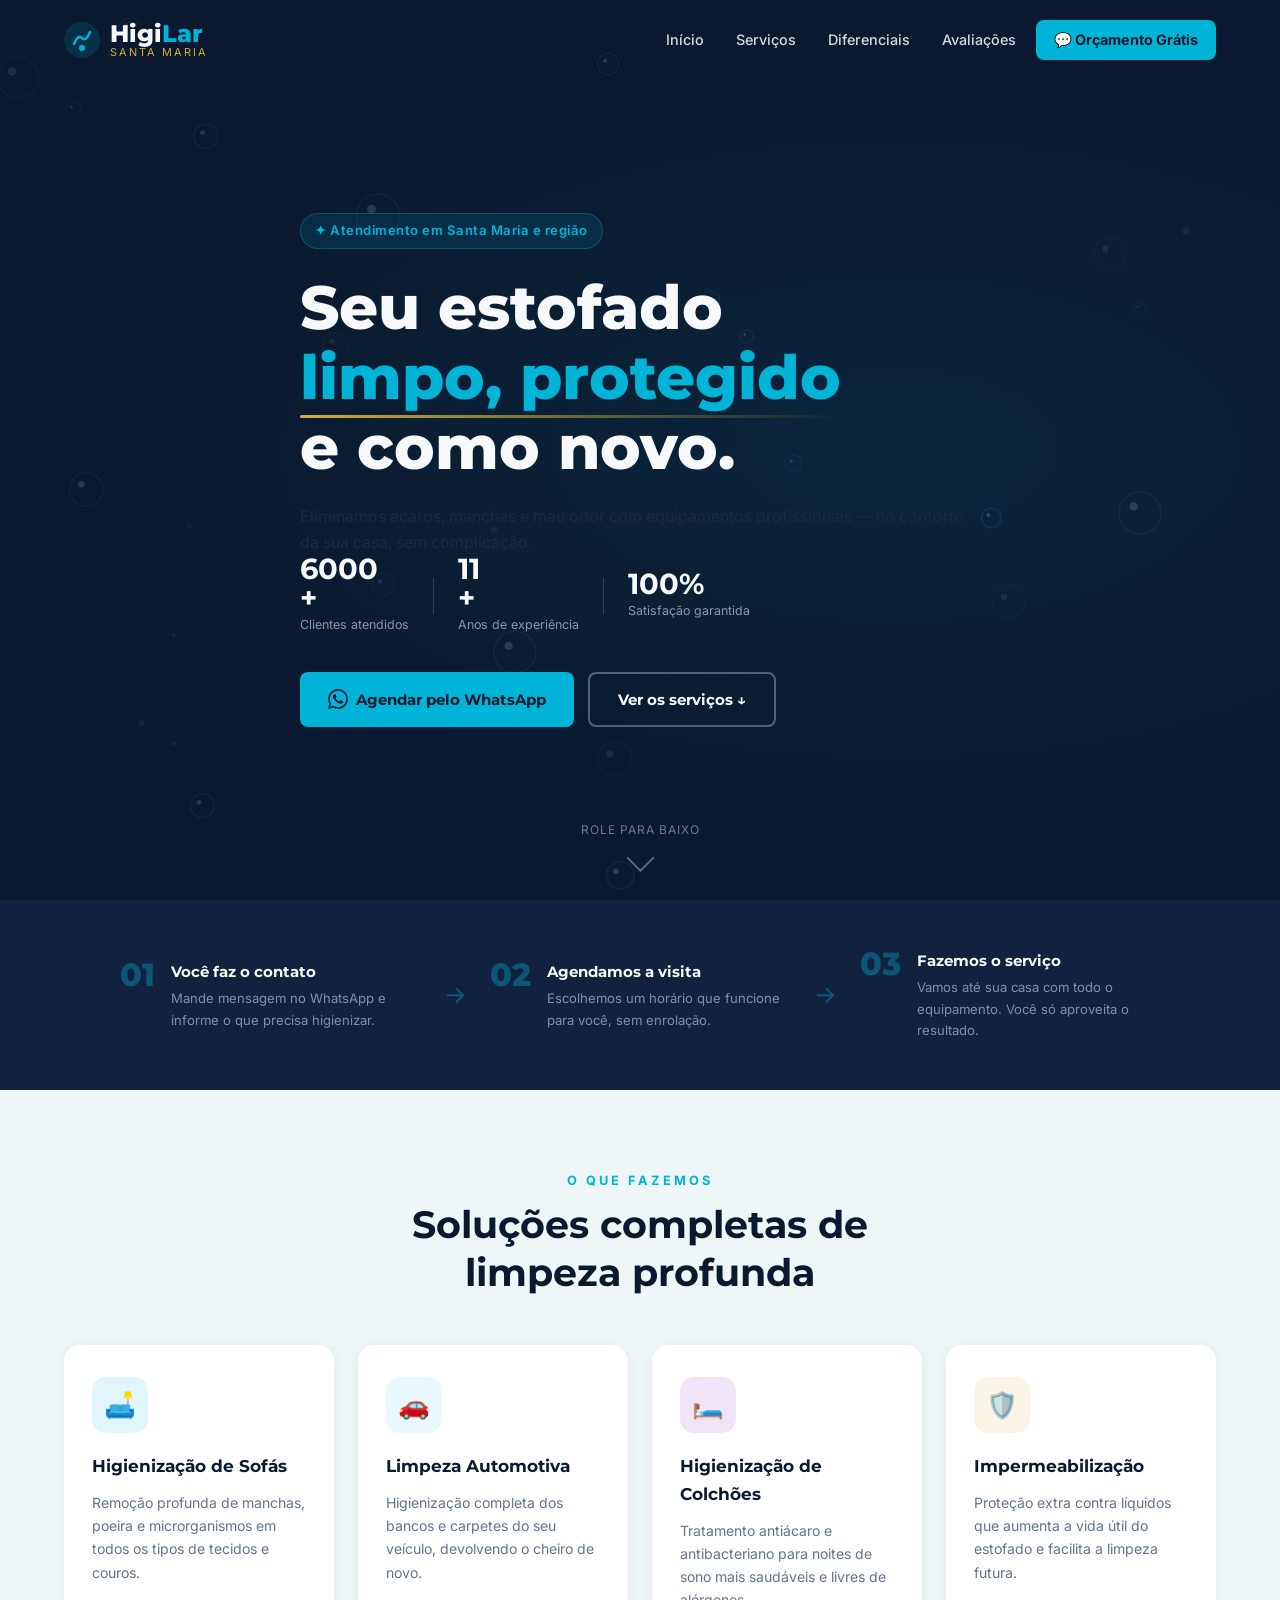
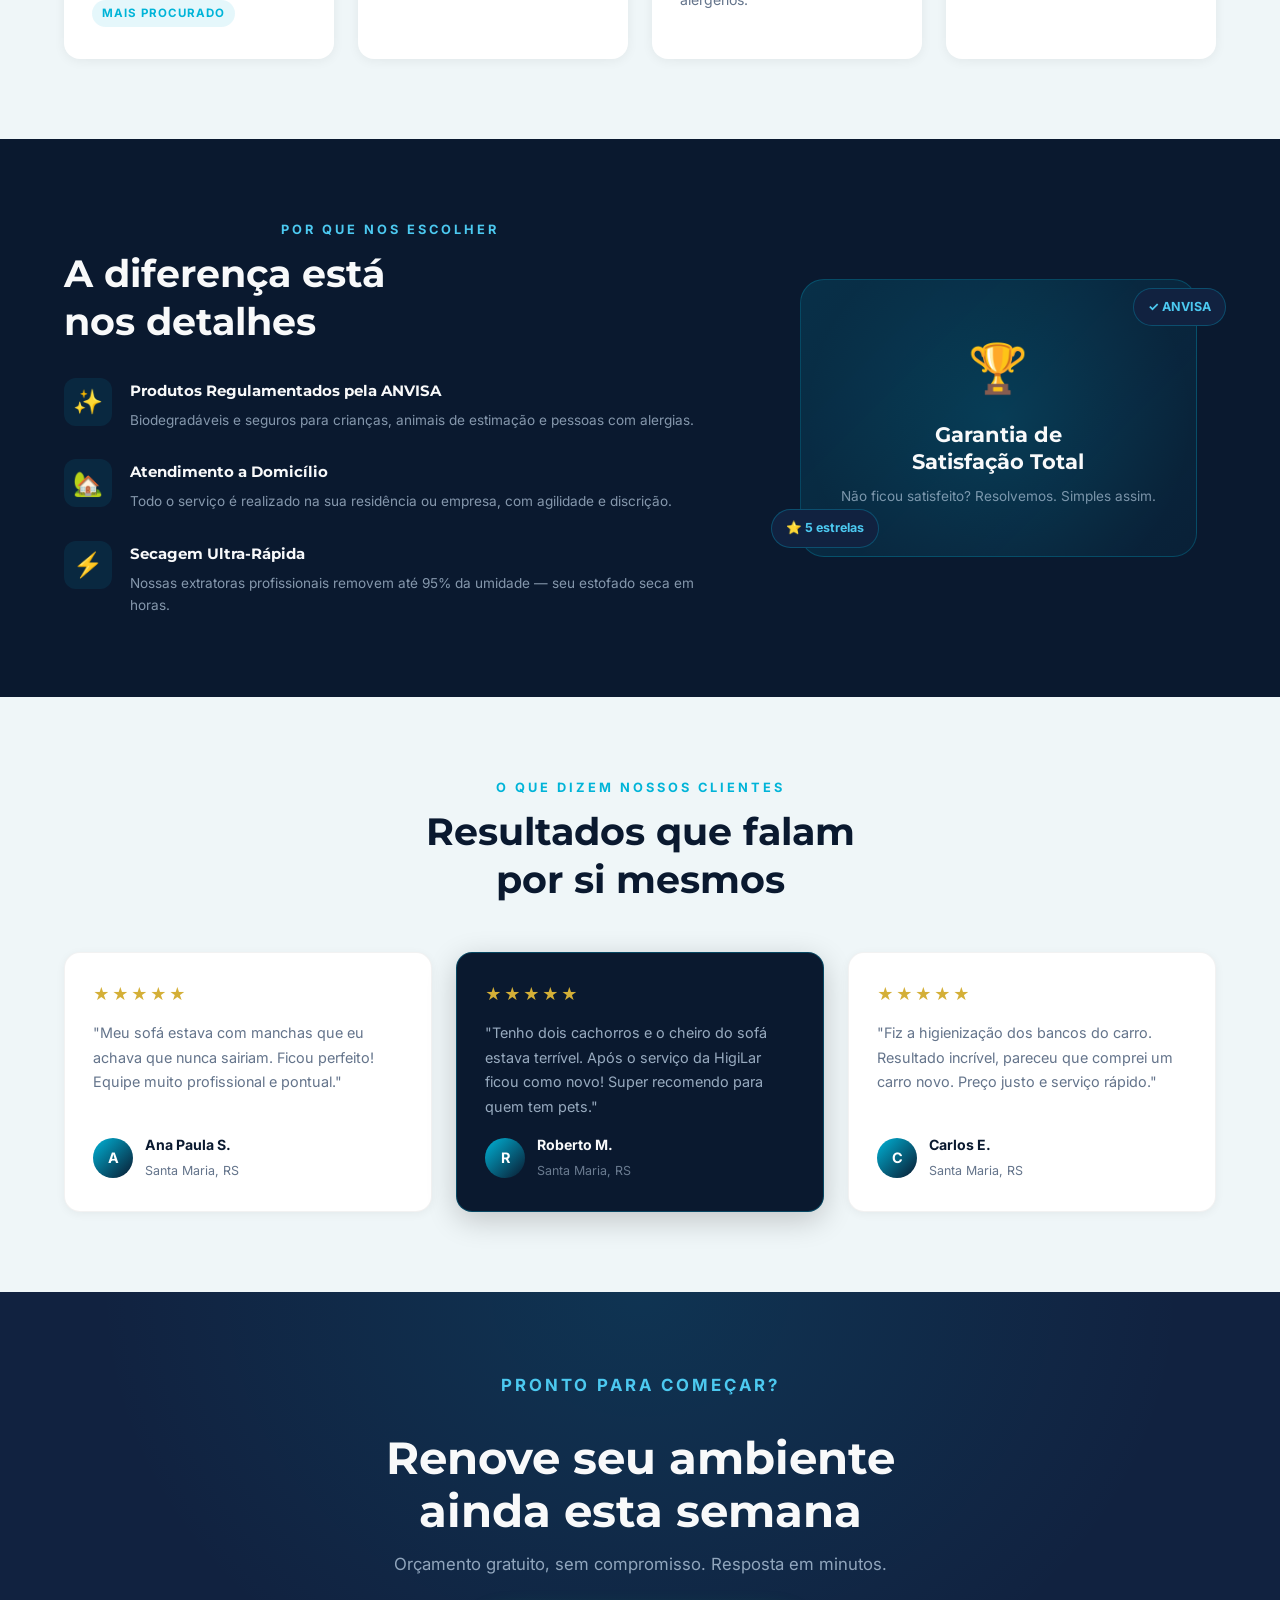
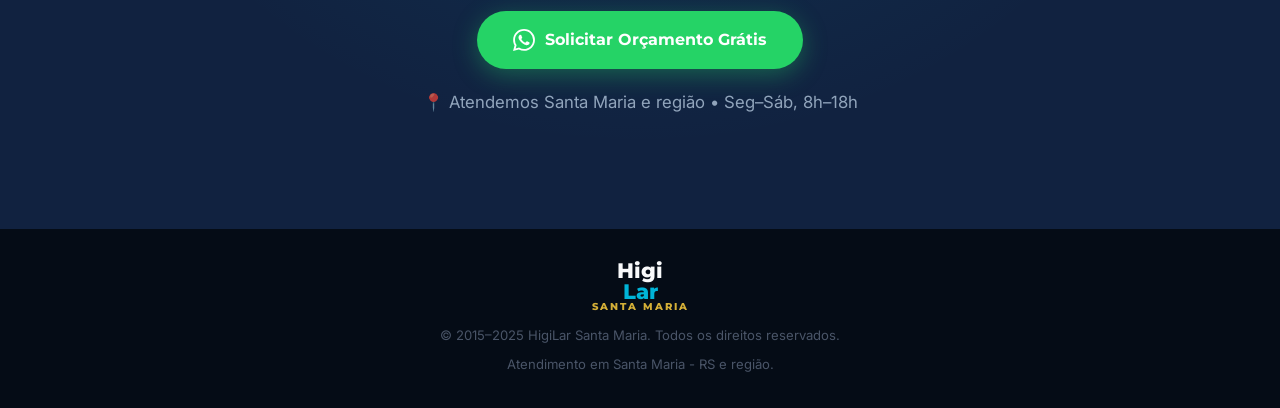
<file: index.html>
<!DOCTYPE html>
<html lang="pt-BR">
<head>
    <meta charset="UTF-8">
    <meta name="viewport" content="width=device-width, initial-scale=1.0">
    <title>HigiLar Santa Maria | Higienização de Estofados</title>
    <link rel="stylesheet" href="style.css">
    <link rel="preconnect" href="https://fonts.googleapis.com">
    <link rel="preconnect" href="https://fonts.gstatic.com" crossorigin>
    <link href="https://fonts.googleapis.com/css2?family=Montserrat:wght@400;600;700;800&family=Inter:wght@400;500;600&display=swap" rel="stylesheet">
</head>
<body>

    <!-- NAVBAR -->
    <header class="navbar" id="navbar">
        <div class="container nav-container">
            <a href="#inicio" class="logo">
                <div class="logo-mark">
                    <svg width="36" height="36" viewBox="0 0 36 36" fill="none">
                        <circle cx="18" cy="18" r="18" fill="#00B4D8" opacity="0.15"/>
                        <path d="M10 22 Q14 12 18 16 Q22 20 26 10" stroke="#00B4D8" stroke-width="2.5" stroke-linecap="round" fill="none"/>
                        <circle cx="18" cy="26" r="3" fill="#00B4D8"/>
                    </svg>
                </div>
                <div class="logo-text">
                    <span class="logo-name"><span class="logo-higi">Higi</span><span class="logo-lar">Lar</span></span>
                    <small>Santa Maria</small>
                </div>
            </a>
            <nav class="nav-menu" id="navMenu">
                <a href="#inicio">Início</a>
                <a href="#servicos">Serviços</a>
                <a href="#beneficios">Diferenciais</a>
                <a href="#depoimentos">Avaliações</a>
                <a href="https://wa.me/5555981187413?text=Olá,%20gostaria%20de%20um%20orçamento%20para%20higienização." target="_blank" class="btn-nav">💬 Orçamento Grátis</a>
            </nav>
            <button class="hamburger" id="hamburger" aria-label="Menu">
                <span></span><span></span><span></span>
            </button>
        </div>
    </header>

    <!-- HERO -->
    <section id="inicio" class="hero">
        <canvas id="heroCanvas"></canvas>
        <div class="hero-overlay"></div>
        <div class="container hero-content">
            <div class="hero-badge">✦ Atendimento em Santa Maria e região</div>
            <h1>Seu estofado<br><span class="highlight">limpo, protegido</span><br>e como novo.</h1>
            <p>Eliminamos ácaros, manchas e mau odor com equipamentos profissionais — no conforto da sua casa, sem complicação.</p>
            <div class="hero-stats">
                <div class="stat">
                    <strong class="counter" data-target="6000">0</strong><strong>+</strong>
                    <span>Clientes atendidos</span>
                </div>
                <div class="stat-divider"></div>
                <div class="stat">
                    <strong class="counter" data-target="11">0</strong><strong>+</strong>
                    <span>Anos de experiência</span>
                </div>
                <div class="stat-divider"></div>
                <div class="stat">
                    <strong>100%</strong>
                    <span>Satisfação garantida</span>
                </div>
            </div>
            <div class="hero-buttons">
                <a href="https://wa.me/5555981187413?text=Olá,%20gostaria%20de%20um%20orçamento%20para%20higienização." target="_blank" class="btn btn-primary">
                    <svg width="20" height="20" viewBox="0 0 24 24" fill="currentColor"><path d="M17.472 14.382c-.297-.149-1.758-.867-2.03-.967-.273-.099-.471-.148-.67.15-.197.297-.767.966-.94 1.164-.173.199-.347.223-.644.075-.297-.15-1.255-.463-2.39-1.475-.883-.788-1.48-1.761-1.653-2.059-.173-.297-.018-.458.13-.606.134-.133.298-.347.446-.52.149-.174.198-.298.298-.497.099-.198.05-.371-.025-.52-.075-.149-.669-1.612-.916-2.207-.242-.579-.487-.5-.669-.51-.173-.008-.371-.01-.57-.01-.198 0-.52.074-.792.372-.272.297-1.04 1.016-1.04 2.479 0 1.462 1.065 2.875 1.213 3.074.149.198 2.096 3.2 5.077 4.487.709.306 1.262.489 1.694.625.712.227 1.36.195 1.871.118.571-.085 1.758-.719 2.006-1.413.248-.694.248-1.289.173-1.413-.074-.124-.272-.198-.57-.347m-5.421 7.403h-.004a9.87 9.87 0 01-5.031-1.378l-.361-.214-3.741.982.998-3.648-.235-.374a9.86 9.86 0 01-1.51-5.26c.001-5.45 4.436-9.884 9.888-9.884 2.64 0 5.122 1.03 6.988 2.898a9.825 9.825 0 012.893 6.994c-.003 5.45-4.437 9.884-9.885 9.884m8.413-18.297A11.815 11.815 0 0012.05 0C5.495 0 .16 5.335.157 11.892c0 2.096.547 4.142 1.588 5.945L.057 24l6.305-1.654a11.882 11.882 0 005.683 1.448h.005c6.554 0 11.89-5.335 11.893-11.893a11.821 11.821 0 00-3.48-8.413Z"/></svg>
                    Agendar pelo WhatsApp
                </a>
                <a href="#servicos" class="btn btn-ghost">Ver os serviços ↓</a>
            </div>
        </div>
        <div class="hero-scroll-hint">
            <span>Role para baixo</span>
            <div class="scroll-arrow"></div>
        </div>
    </section>

    <!-- PROCESSO -->
    <section class="process">
        <div class="container process-container">
            <div class="process-step">
                <div class="process-number">01</div>
                <div>
                    <h4>Você faz o contato</h4>
                    <p>Mande mensagem no WhatsApp e informe o que precisa higienizar.</p>
                </div>
            </div>
            <div class="process-arrow">→</div>
            <div class="process-step">
                <div class="process-number">02</div>
                <div>
                    <h4>Agendamos a visita</h4>
                    <p>Escolhemos um horário que funcione para você, sem enrolação.</p>
                </div>
            </div>
            <div class="process-arrow">→</div>
            <div class="process-step">
                <div class="process-number">03</div>
                <div>
                    <h4>Fazemos o serviço</h4>
                    <p>Vamos até sua casa com todo o equipamento. Você só aproveita o resultado.</p>
                </div>
            </div>
        </div>
    </section>

    <!-- SERVIÇOS -->
    <section id="servicos" class="services">
        <div class="container">
            <p class="section-eyebrow">O que fazemos</p>
            <h2 class="section-title">Soluções completas de<br>limpeza profunda</h2>
            <div class="services-grid">
                <div class="service-card">
                    <div class="service-visual">
                        <div class="service-icon-wrap" style="--card-color: #00B4D8;">🛋️</div>
                    </div>
                    <h3>Higienização de Sofás</h3>
                    <p>Remoção profunda de manchas, poeira e microrganismos em todos os tipos de tecidos e couros.</p>
                    <span class="service-tag">Mais procurado</span>
                </div>
                <div class="service-card">
                    <div class="service-visual">
                        <div class="service-icon-wrap" style="--card-color: #4CC9F0;">🚗</div>
                    </div>
                    <h3>Limpeza Automotiva</h3>
                    <p>Higienização completa dos bancos e carpetes do seu veículo, devolvendo o cheiro de novo.</p>
                </div>
                <div class="service-card">
                    <div class="service-visual">
                        <div class="service-icon-wrap" style="--card-color: #7B2FBE;">🛏️</div>
                    </div>
                    <h3>Higienização de Colchões</h3>
                    <p>Tratamento antiácaro e antibacteriano para noites de sono mais saudáveis e livres de alérgenos.</p>
                </div>
                <div class="service-card">
                    <div class="service-visual">
                        <div class="service-icon-wrap" style="--card-color: #D4AF37;">🛡️</div>
                    </div>
                    <h3>Impermeabilização</h3>
                    <p>Proteção extra contra líquidos que aumenta a vida útil do estofado e facilita a limpeza futura.</p>
                </div>
            </div>
        </div>
    </section>

    <!-- BENEFÍCIOS -->
    <section id="beneficios" class="benefits">
        <div class="container benefits-wrapper">
            <div class="benefits-text">
                <p class="section-eyebrow light">Por que nos escolher</p>
                <h2 class="section-title text-left light">A diferença está<br>nos detalhes</h2>
                <div class="benefits-list">
                    <div class="benefit-item">
                        <div class="benefit-icon">✨</div>
                        <div>
                            <h4>Produtos Regulamentados pela ANVISA</h4>
                            <p>Biodegradáveis e seguros para crianças, animais de estimação e pessoas com alergias.</p>
                        </div>
                    </div>
                    <div class="benefit-item">
                        <div class="benefit-icon">🏡</div>
                        <div>
                            <h4>Atendimento a Domicílio</h4>
                            <p>Todo o serviço é realizado na sua residência ou empresa, com agilidade e discrição.</p>
                        </div>
                    </div>
                    <div class="benefit-item">
                        <div class="benefit-icon">⚡</div>
                        <div>
                            <h4>Secagem Ultra-Rápida</h4>
                            <p>Nossas extratoras profissionais removem até 95% da umidade — seu estofado seca em horas.</p>
                        </div>
                    </div>
                </div>
            </div>
            <div class="benefits-visual">
                <div class="visual-card">
                    <div class="visual-card-inner">
                        <div class="visual-icon">🏆</div>
                        <strong>Garantia de<br>Satisfação Total</strong>
                        <p>Não ficou satisfeito? Resolvemos. Simples assim.</p>
                    </div>
                    <div class="visual-card-glow"></div>
                </div>
                <div class="floating-badge badge-1">✓ ANVISA</div>
                <div class="floating-badge badge-2">⭐ 5 estrelas</div>
            </div>
        </div>
    </section>

    <!-- DEPOIMENTOS -->
    <section id="depoimentos" class="testimonials">
        <div class="container">
            <p class="section-eyebrow">O que dizem nossos clientes</p>
            <h2 class="section-title">Resultados que falam<br>por si mesmos</h2>
            <div class="testimonials-grid">
                <div class="testimonial-card">
                    <div class="stars">★★★★★</div>
                    <p>"Meu sofá estava com manchas que eu achava que nunca sairiam. Ficou perfeito! Equipe muito profissional e pontual."</p>
                    <div class="testimonial-author">
                        <div class="author-avatar">A</div>
                        <div>
                            <strong>Ana Paula S.</strong>
                            <span>Santa Maria, RS</span>
                        </div>
                    </div>
                </div>
                <div class="testimonial-card featured">
                    <div class="stars">★★★★★</div>
                    <p>"Tenho dois cachorros e o cheiro do sofá estava terrível. Após o serviço da HigiLar ficou como novo! Super recomendo para quem tem pets."</p>
                    <div class="testimonial-author">
                        <div class="author-avatar">R</div>
                        <div>
                            <strong>Roberto M.</strong>
                            <span>Santa Maria, RS</span>
                        </div>
                    </div>
                </div>
                <div class="testimonial-card">
                    <div class="stars">★★★★★</div>
                    <p>"Fiz a higienização dos bancos do carro. Resultado incrível, pareceu que comprei um carro novo. Preço justo e serviço rápido."</p>
                    <div class="testimonial-author">
                        <div class="author-avatar">C</div>
                        <div>
                            <strong>Carlos E.</strong>
                            <span>Santa Maria, RS</span>
                        </div>
                    </div>
                </div>
            </div>
        </div>
    </section>

    <!-- CTA FINAL -->
    <section id="contato" class="cta">
        <div class="cta-bg-pattern"></div>
        <div class="container cta-content">
            <p class="section-eyebrow light">Pronto para começar?</p>
            <h2>Renove seu ambiente<br>ainda esta semana</h2>
            <p>Orçamento gratuito, sem compromisso. Resposta em minutos.</p>
            <a href="https://wa.me/5555981187413?text=Olá,%20gostaria%20de%20um%20orçamento%20para%20higienização." target="_blank" class="btn btn-whatsapp">
                <svg width="22" height="22" viewBox="0 0 24 24" fill="currentColor"><path d="M17.472 14.382c-.297-.149-1.758-.867-2.03-.967-.273-.099-.471-.148-.67.15-.197.297-.767.966-.94 1.164-.173.199-.347.223-.644.075-.297-.15-1.255-.463-2.39-1.475-.883-.788-1.48-1.761-1.653-2.059-.173-.297-.018-.458.13-.606.134-.133.298-.347.446-.52.149-.174.198-.298.298-.497.099-.198.05-.371-.025-.52-.075-.149-.669-1.612-.916-2.207-.242-.579-.487-.5-.669-.51-.173-.008-.371-.01-.57-.01-.198 0-.52.074-.792.372-.272.297-1.04 1.016-1.04 2.479 0 1.462 1.065 2.875 1.213 3.074.149.198 2.096 3.2 5.077 4.487.709.306 1.262.489 1.694.625.712.227 1.36.195 1.871.118.571-.085 1.758-.719 2.006-1.413.248-.694.248-1.289.173-1.413-.074-.124-.272-.198-.57-.347m-5.421 7.403h-.004a9.87 9.87 0 01-5.031-1.378l-.361-.214-3.741.982.998-3.648-.235-.374a9.86 9.86 0 01-1.51-5.26c.001-5.45 4.436-9.884 9.888-9.884 2.64 0 5.122 1.03 6.988 2.898a9.825 9.825 0 012.893 6.994c-.003 5.45-4.437 9.884-9.885 9.884m8.413-18.297A11.815 11.815 0 0012.05 0C5.495 0 .16 5.335.157 11.892c0 2.096.547 4.142 1.588 5.945L.057 24l6.305-1.654a11.882 11.882 0 005.683 1.448h.005c6.554 0 11.89-5.335 11.893-11.893a11.821 11.821 0 00-3.48-8.413Z"/></svg>
                Solicitar Orçamento Grátis
            </a>
            <p class="cta-note">📍 Atendemos Santa Maria e região • Seg–Sáb, 8h–18h</p>
        </div>
    </section>

    <!-- FOOTER -->
    <footer class="footer">
        <div class="container footer-content">
            <div class="footer-logo">
                <span class="logo-higi">Higi</span><span class="logo-lar">Lar</span>
                <small>Santa Maria</small>
            </div>
            <p>&copy; 2015–2025 HigiLar Santa Maria. Todos os direitos reservados.</p>
            <p>Atendimento em Santa Maria - RS e região.</p>
        </div>
    </footer>

    <script>
    // Navbar scroll effect
    const navbar = document.getElementById('navbar');
    window.addEventListener('scroll', () => {
        navbar.classList.toggle('scrolled', window.scrollY > 50);
    });

    // Hamburger menu
    const hamburger = document.getElementById('hamburger');
    const navMenu = document.getElementById('navMenu');
    hamburger.addEventListener('click', () => {
        hamburger.classList.toggle('active');
        navMenu.classList.toggle('open');
    });
    navMenu.querySelectorAll('a').forEach(link => {
        link.addEventListener('click', () => {
            hamburger.classList.remove('active');
            navMenu.classList.remove('open');
        });
    });

    // Animated counters
    const counters = document.querySelectorAll('.counter');
    const observer = new IntersectionObserver((entries) => {
        entries.forEach(entry => {
            if (entry.isIntersecting) {
                const el = entry.target;
                const target = +el.dataset.target;
                let count = 0;
                const step = target / 60;
                const timer = setInterval(() => {
                    count = Math.min(count + step, target);
                    el.textContent = Math.floor(count);
                    if (count >= target) clearInterval(timer);
                }, 25);
                observer.unobserve(el);
            }
        });
    }, { threshold: 0.5 });
    counters.forEach(c => observer.observe(c));

    // Bubble canvas animation
    const canvas = document.getElementById('heroCanvas');
    const ctx = canvas.getContext('2d');
    let bubbles = [];

    function resize() {
        canvas.width = canvas.offsetWidth;
        canvas.height = canvas.offsetHeight;
    }

    function createBubble() {
        return {
            x: Math.random() * canvas.width,
            y: canvas.height + 20,
            r: Math.random() * 18 + 4,
            speed: Math.random() * 0.6 + 0.2,
            opacity: Math.random() * 0.15 + 0.04,
            wobble: Math.random() * Math.PI * 2,
            wobbleSpeed: (Math.random() - 0.5) * 0.03
        };
    }

    function initBubbles() {
        bubbles = [];
        for (let i = 0; i < 28; i++) {
            const b = createBubble();
            b.y = Math.random() * canvas.height;
            bubbles.push(b);
        }
    }

    function animateBubbles() {
        ctx.clearRect(0, 0, canvas.width, canvas.height);
        bubbles.forEach((b, i) => {
            b.y -= b.speed;
            b.wobble += b.wobbleSpeed;
            b.x += Math.sin(b.wobble) * 0.5;
            ctx.beginPath();
            ctx.arc(b.x, b.y, b.r, 0, Math.PI * 2);
            ctx.strokeStyle = `rgba(0, 180, 216, ${b.opacity})`;
            ctx.lineWidth = 1.5;
            ctx.stroke();
            // Shine
            ctx.beginPath();
            ctx.arc(b.x - b.r * 0.3, b.y - b.r * 0.3, b.r * 0.2, 0, Math.PI * 2);
            ctx.fillStyle = `rgba(255,255,255,${b.opacity * 1.5})`;
            ctx.fill();
            if (b.y < -20) bubbles[i] = createBubble();
        });
        requestAnimationFrame(animateBubbles);
    }

    resize();
    initBubbles();
    animateBubbles();
    window.addEventListener('resize', () => { resize(); initBubbles(); });

    // Scroll reveal
    const revealEls = document.querySelectorAll('.service-card, .benefit-item, .testimonial-card, .process-step');
    const revealObserver = new IntersectionObserver((entries) => {
        entries.forEach(entry => {
            if (entry.isIntersecting) {
                entry.target.classList.add('revealed');
                revealObserver.unobserve(entry.target);
            }
        });
    }, { threshold: 0.15 });
    revealEls.forEach(el => { el.classList.add('will-reveal'); revealObserver.observe(el); });
    </script>
</body>
</html>
</file>
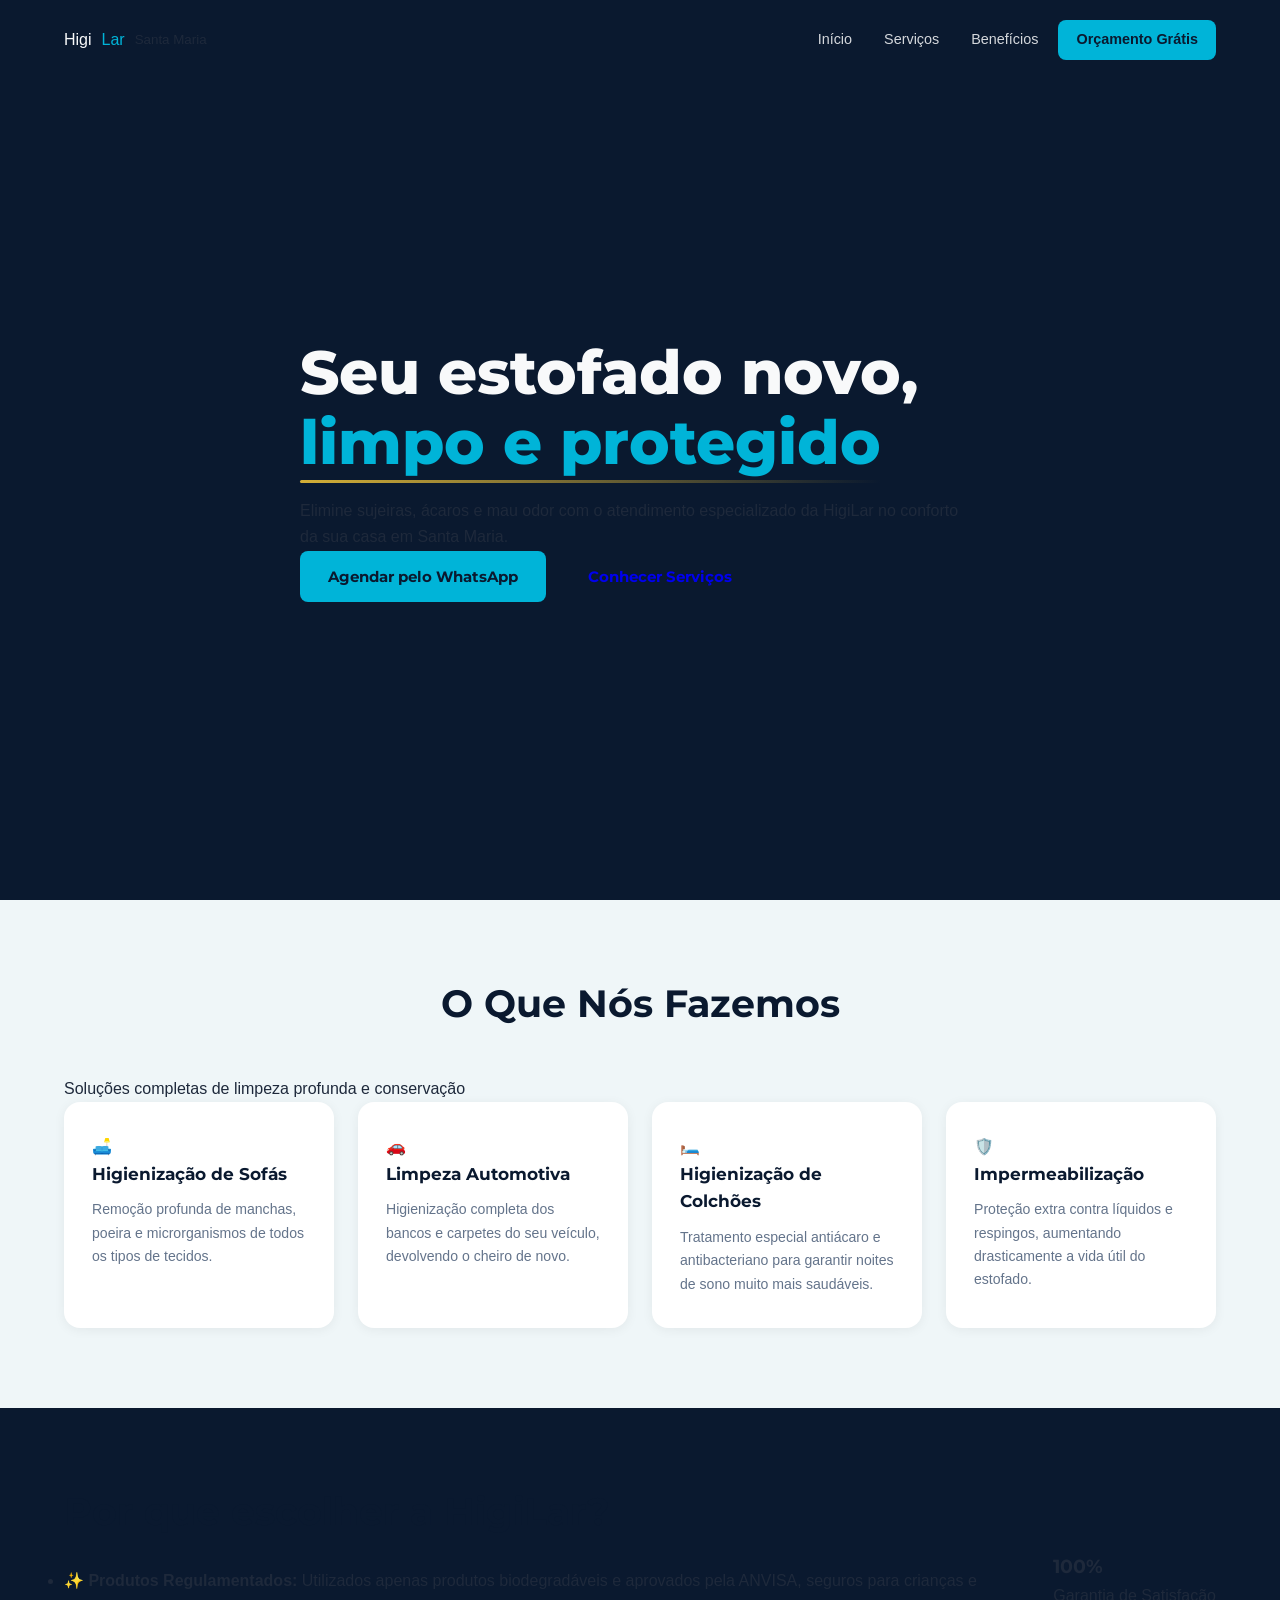
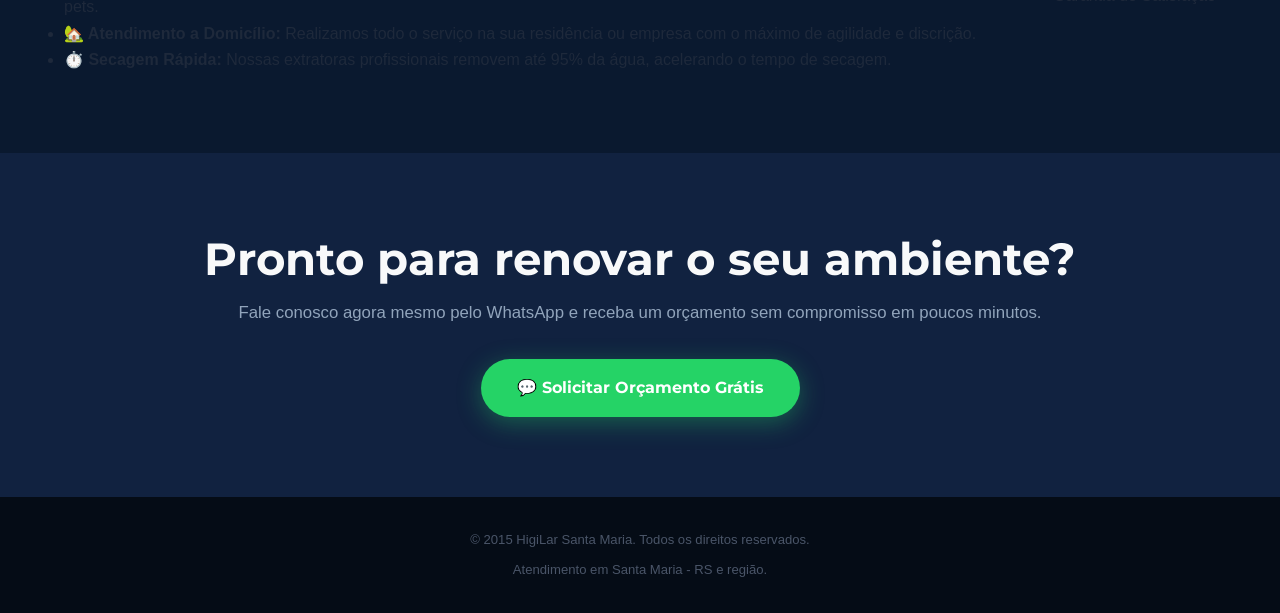
<file: site.html>
<!DOCTYPE html>
<html lang="pt-BR">
<head>
    <meta charset="UTF-8">
    <meta name="viewport" content="width=device-width, initial-scale=1.0">
    <title>HigiLar Santa Maria | Higienização de Estofados</title>
    <link rel="stylesheet" href="style.css">
    <!-- Fontes do Google -->
    <link rel="preconnect" href="https://fonts.googleapis.com">
    <link rel="preconnect" href="https://fonts.gstatic.com" crossorigin>
    <link href="https://fonts.googleapis.com/css2?family=Montserrat:wght@400;600;700&family=Open+Sans:wght@400;600&display=swap" rel="stylesheet">
</head>
<body>

    <!-- NAV BAR (Cabeçalho) -->
    <header class="navbar">
        <div class="container nav-container">
            <div class="logo">
                <span class="logo-higi">Higi</span><span class="logo-lar">Lar</span>
                <small>Santa Maria</small>
            </div>
            <nav class="nav-menu">
                <a href="#inicio">Início</a>
                <a href="#servicos">Serviços</a>
                <a href="#beneficios">Benefícios</a>
                <a href="#contato" class="btn-nav">Orçamento Grátis</a>
            </nav>
        </div>
    </header>

    <!-- HERO SECTION (Banner Principal) -->
    <section id="inicio" class="hero">
        <div class="container hero-content">
            <h1>Seu estofado novo, <br><span class="highlight">limpo e protegido</span></h1>
            <p>Elimine sujeiras, ácaros e mau odor com o atendimento especializado da HigiLar no conforto da sua casa em Santa Maria.</p>
            <div class="hero-buttons">
                <a href="https://wa.me/5555981187413" target="_blank" class="btn btn-primary">Agendar pelo WhatsApp</a>
                <a href="#servicos" class="btn btn-secondary">Conhecer Serviços</a>
            </div>
        </div>
    </section>

    <!-- SERVIÇOS -->
    <section id="servicos" class="services">
        <div class="container">
            <h2 class="section-title">O Que Nós Fazemos</h2>
            <p class="section-subtitle">Soluções completas de limpeza profunda e conservação</p>
            
            <div class="services-grid">
                <div class="service-card">
                    <div class="service-icon">🛋️</div>
                    <h3>Higienização de Sofás</h3>
                    <p>Remoção profunda de manchas, poeira e microrganismos de todos os tipos de tecidos.</p>
                </div>
                <div class="service-card">
                    <div class="service-icon">🚗</div>
                    <h3>Limpeza Automotiva</h3>
                    <p>Higienização completa dos bancos e carpetes do seu veículo, devolvendo o cheiro de novo.</p>
                </div>
                <div class="service-card">
                    <div class="service-icon">🛏️</div>
                    <h3>Higienização de Colchões</h3>
                    <p>Tratamento especial antiácaro e antibacteriano para garantir noites de sono muito mais saudáveis.</p>
                </div>
                <div class="service-card">
                    <div class="service-icon">🛡️</div>
                    <h3>Impermeabilização</h3>
                    <p>Proteção extra contra líquidos e respingos, aumentando drasticamente a vida útil do estofado.</p>
                </div>
            </div>
        </div>
    </section>

    <!-- BENEFÍCIOS / DIFERENCIAIS -->
    <section id="beneficios" class="benefits">
        <div class="container benefits-wrapper">
            <div class="benefits-text">
                <h2 class="section-title text-left">Por que escolher a HigiLar?</h2>
                <ul>
                    <li>
                        <strong>✨ Produtos Regulamentados:</strong> Utilizados apenas produtos biodegradáveis e aprovados pela ANVISA, seguros para crianças e pets.
                    </li>
                    <li>
                        <strong>🏡 Atendimento a Domicílio:</strong> Realizamos todo o serviço na sua residência ou empresa com o máximo de agilidade e discrição.
                    </li>
                    <li>
                        <strong>⏱️ Secagem Rápida:</strong> Nossas extratoras profissionais removem até 95% da água, acelerando o tempo de secagem.
                    </li>
                </ul>
            </div>
            <div class="benefits-badge">
                <div class="badge-content">
                    <h3>100%</h3>
                    <p>Garantia de Satisfação</p>
                </div>
            </div>
        </div>
    </section>

    <!-- CHAMADA PARA AÇÃO (CTA / CONTATO) -->
    <section id="contato" class="cta">
        <div class="container">
            <h2>Pronto para renovar o seu ambiente?</h2>
            <p>Fale conosco agora mesmo pelo WhatsApp e receba um orçamento sem compromisso em poucos minutos.</p>
            <!-- Lembre-se de trocar o número de telefone no link abaixo -->
            <a href="https://wa.me/5555981187413?text=Olá,%20gostaria%20de%20um%20orçamento%20para%20higienização." target="_blank" class="btn btn-whatsapp">
                💬 Solicitar Orçamento Grátis
            </a>
        </div>
    </section>

    <!-- RODAPÉ -->
    <footer class="footer">
        <div class="container footer-content">
            <p>&copy; 2015 HigiLar Santa Maria. Todos os direitos reservados.</p>
            <p>Atendimento em Santa Maria - RS e região.</p>
        </div>
    </footer>

</body>
</html>
</file>
<file: style.css>
/* --- RESET & BASE --- */
*, *::before, *::after {
    margin: 0;
    padding: 0;
    box-sizing: border-box;
}

:root {
    --navy:     #0A192F;
    --navy-mid: #112240;
    --aqua:     #00B4D8;
    --aqua-light: #4CC9F0;
    --gold:     #D4AF37;
    --white:    #F8F9FA;
    --off-white:#EFF6F8;
    --gray:     #64748B;
    --text:     #1E293B;
    scroll-behavior: smooth;
}

html { scroll-behavior: smooth; }

body {
    font-family: 'Inter', sans-serif;
    color: var(--text);
    background: #fff;
    line-height: 1.65;
    overflow-x: hidden;
}

h1,h2,h3,h4 { font-family: 'Montserrat', sans-serif; font-weight: 700; }

.container {
    width: 90%;
    max-width: 1180px;
    margin: 0 auto;
}

/* --- NAVBAR --- */
.navbar {
    position: fixed;
    top: 0;
    width: 100%;
    z-index: 1000;
    padding: 0;
    background: transparent;
    transition: background 0.4s, box-shadow 0.4s, padding 0.3s;
}
.navbar.scrolled {
    background: rgba(10,25,47,0.97);
    backdrop-filter: blur(10px);
    box-shadow: 0 4px 24px rgba(0,0,0,0.25);
}
.nav-container {
    display: flex;
    justify-content: space-between;
    align-items: center;
    padding: 20px 0;
    transition: padding 0.3s;
}
.navbar.scrolled .nav-container { padding: 14px 0; }

.logo {
    display: flex;
    align-items: center;
    gap: 10px;
    text-decoration: none;
}
.logo-mark svg { display: block; }
.logo-text { display: flex; flex-direction: column; line-height: 1.1; }
.logo-name { font-family: 'Montserrat', sans-serif; font-weight: 800; font-size: 1.5rem; }
.logo-higi { color: var(--white); }
.logo-lar  { color: var(--aqua); }
.logo-text small { color: var(--gold); font-size: 0.68rem; letter-spacing: 2px; text-transform: uppercase; }

.nav-menu { display: flex; align-items: center; gap: 8px; }
.nav-menu a {
    color: rgba(248,249,250,0.85);
    text-decoration: none;
    font-size: 0.9rem;
    font-weight: 500;
    padding: 6px 12px;
    border-radius: 6px;
    transition: color 0.2s, background 0.2s;
}
.nav-menu a:hover { color: var(--aqua); background: rgba(0,180,216,0.08); }
.nav-menu .btn-nav {
    background: var(--aqua);
    color: var(--navy) !important;
    font-weight: 700;
    padding: 8px 18px;
    border-radius: 8px;
    transition: background 0.2s, transform 0.2s !important;
}
.nav-menu .btn-nav:hover { background: #00cef5 !important; transform: translateY(-1px); }

/* Hamburger */
.hamburger {
    display: none;
    flex-direction: column;
    gap: 5px;
    background: none;
    border: none;
    cursor: pointer;
    padding: 4px;
}
.hamburger span {
    display: block;
    width: 24px; height: 2px;
    background: var(--white);
    border-radius: 2px;
    transition: transform 0.3s, opacity 0.3s;
}
.hamburger.active span:nth-child(1) { transform: translateY(7px) rotate(45deg); }
.hamburger.active span:nth-child(2) { opacity: 0; }
.hamburger.active span:nth-child(3) { transform: translateY(-7px) rotate(-45deg); }

/* --- HERO --- */
.hero {
    position: relative;
    min-height: 100vh;
    display: flex;
    align-items: center;
    background: var(--navy);
    overflow: hidden;
}
#heroCanvas {
    position: absolute;
    inset: 0;
    width: 100%;
    height: 100%;
}
.hero-overlay {
    position: absolute;
    inset: 0;
    background: radial-gradient(ellipse at 70% 50%, rgba(0,180,216,0.08) 0%, transparent 60%),
                linear-gradient(135deg, rgba(10,25,47,0.6) 0%, rgba(10,25,47,0.2) 100%);
}
.hero-content {
    position: relative;
    z-index: 2;
    padding: 120px 0 80px;
    max-width: 680px;
}
.hero-badge {
    display: inline-flex;
    align-items: center;
    gap: 6px;
    background: rgba(0,180,216,0.12);
    border: 1px solid rgba(0,180,216,0.3);
    color: var(--aqua);
    font-size: 0.82rem;
    font-weight: 600;
    padding: 6px 14px;
    border-radius: 20px;
    margin-bottom: 24px;
    letter-spacing: 0.5px;
}
.hero h1 {
    font-size: clamp(2.4rem, 5vw, 3.8rem);
    color: var(--white);
    line-height: 1.15;
    margin-bottom: 20px;
    font-weight: 800;
}
.hero .highlight {
    color: var(--aqua);
    position: relative;
}
.hero .highlight::after {
    content: '';
    position: absolute;
    left: 0; bottom: -4px;
    width: 100%; height: 3px;
    background: linear-gradient(90deg, var(--gold), transparent);
    border-radius: 2px;
}
.hero > .container > .hero-content > p {
    font-size: 1.1rem;
    color: rgba(200,220,240,0.85);
    max-width: 520px;
    margin-bottom: 32px;
}
.hero-stats {
    display: flex;
    align-items: center;
    gap: 24px;
    margin-bottom: 36px;
    flex-wrap: wrap;
}
.stat { display: flex; flex-direction: column; }
.stat strong { font-size: 1.8rem; color: var(--white); font-family: 'Montserrat', sans-serif; line-height: 1; }
.stat span { font-size: 0.78rem; color: rgba(200,220,240,0.65); margin-top: 2px; }
.stat-divider { width: 1px; height: 36px; background: rgba(255,255,255,0.15); }
.hero-buttons { display: flex; gap: 14px; flex-wrap: wrap; }

/* BUTTONS */
.btn {
    display: inline-flex;
    align-items: center;
    gap: 8px;
    padding: 13px 28px;
    border-radius: 8px;
    font-family: 'Montserrat', sans-serif;
    font-weight: 700;
    font-size: 0.95rem;
    text-decoration: none;
    transition: all 0.25s ease;
    cursor: pointer;
    border: none;
}
.btn-primary {
    background: var(--aqua);
    color: var(--navy);
}
.btn-primary:hover { background: #00cef5; transform: translateY(-2px); box-shadow: 0 8px 24px rgba(0,180,216,0.35); }
.btn-ghost {
    background: transparent;
    color: var(--white);
    border: 2px solid rgba(255,255,255,0.3);
}
.btn-ghost:hover { border-color: var(--white); background: rgba(255,255,255,0.08); }

.hero-scroll-hint {
    position: absolute;
    bottom: 32px; left: 50%;
    transform: translateX(-50%);
    z-index: 2;
    display: flex;
    flex-direction: column;
    align-items: center;
    gap: 8px;
    color: rgba(200,220,240,0.5);
    font-size: 0.75rem;
    letter-spacing: 1px;
    text-transform: uppercase;
}
.scroll-arrow {
    width: 20px; height: 20px;
    border-right: 2px solid rgba(200,220,240,0.4);
    border-bottom: 2px solid rgba(200,220,240,0.4);
    transform: rotate(45deg);
    animation: bounce 1.8s infinite;
}
@keyframes bounce { 0%,100%{transform:rotate(45deg) translateY(0)} 50%{transform:rotate(45deg) translateY(5px)} }

/* --- PROCESS --- */
.process {
    background: var(--navy-mid);
    padding: 0;
}
.process-container {
    display: flex;
    align-items: center;
    justify-content: center;
    gap: 0;
    padding: 48px 0;
    flex-wrap: wrap;
    gap: 16px;
}
.process-step {
    display: flex;
    align-items: flex-start;
    gap: 16px;
    flex: 1;
    min-width: 220px;
    max-width: 300px;
}
.process-number {
    font-family: 'Montserrat', sans-serif;
    font-size: 2rem;
    font-weight: 800;
    color: var(--aqua);
    opacity: 0.35;
    line-height: 1;
    flex-shrink: 0;
}
.process-step h4 { color: var(--white); font-size: 0.95rem; margin-bottom: 4px; }
.process-step p  { color: rgba(200,220,240,0.6); font-size: 0.82rem; }
.process-arrow { color: var(--aqua); font-size: 1.5rem; opacity: 0.4; padding: 0 8px; }

/* --- SECTION HEADERS --- */
.section-eyebrow {
    display: block;
    text-align: center;
    font-size: 0.8rem;
    font-weight: 700;
    letter-spacing: 3px;
    text-transform: uppercase;
    color: var(--aqua);
    margin-bottom: 10px;
}
.section-eyebrow.light { color: var(--aqua-light); }
.section-title {
    font-size: clamp(1.8rem, 3.5vw, 2.4rem);
    text-align: center;
    color: var(--navy);
    margin-bottom: 48px;
    line-height: 1.25;
}
.section-title.text-left { text-align: left; }
.section-title.light { color: var(--white); }

/* --- SERVICES --- */
.services { background: var(--off-white); padding: 80px 0; }
.services-grid {
    display: grid;
    grid-template-columns: repeat(auto-fit, minmax(250px, 1fr));
    gap: 24px;
}
.service-card {
    background: #fff;
    border-radius: 16px;
    padding: 32px 28px;
    box-shadow: 0 2px 12px rgba(0,0,0,0.06);
    position: relative;
    overflow: hidden;
    transition: transform 0.3s, box-shadow 0.3s;
}
.service-card::before {
    content: '';
    position: absolute;
    top: 0; left: 0; right: 0;
    height: 4px;
    background: linear-gradient(90deg, var(--card-color, var(--aqua)), transparent);
    opacity: 0;
    transition: opacity 0.3s;
}
.service-card:hover { transform: translateY(-6px); box-shadow: 0 12px 32px rgba(0,0,0,0.1); }
.service-card:hover::before { opacity: 1; }
.service-visual { margin-bottom: 20px; }
.service-icon-wrap {
    width: 56px; height: 56px;
    border-radius: 14px;
    display: flex;
    align-items: center;
    justify-content: center;
    font-size: 1.6rem;
    background: color-mix(in srgb, var(--card-color, #00B4D8) 12%, transparent);
}
.service-card h3 { color: var(--navy); font-size: 1.05rem; margin-bottom: 10px; }
.service-card p  { color: var(--gray); font-size: 0.88rem; line-height: 1.65; }
.service-tag {
    display: inline-block;
    margin-top: 16px;
    background: rgba(0,180,216,0.1);
    color: var(--aqua);
    font-size: 0.72rem;
    font-weight: 700;
    letter-spacing: 1px;
    text-transform: uppercase;
    padding: 4px 10px;
    border-radius: 20px;
}

/* --- BENEFITS --- */
.benefits { background: var(--navy); padding: 80px 0; }
.benefits-wrapper {
    display: flex;
    align-items: center;
    gap: 64px;
}
.benefits-text { flex: 1.2; }
.benefits-text .section-title { margin-bottom: 32px; }
.benefits-list { display: flex; flex-direction: column; gap: 28px; }
.benefit-item { display: flex; gap: 18px; align-items: flex-start; }
.benefit-icon {
    font-size: 1.5rem;
    flex-shrink: 0;
    width: 48px; height: 48px;
    background: rgba(0,180,216,0.1);
    border-radius: 12px;
    display: flex;
    align-items: center;
    justify-content: center;
}
.benefit-item h4 { color: var(--white); font-size: 0.95rem; margin-bottom: 6px; }
.benefit-item p  { color: rgba(200,220,240,0.65); font-size: 0.85rem; }

.benefits-visual {
    flex: 0.8;
    position: relative;
    display: flex;
    justify-content: center;
    align-items: center;
    min-height: 280px;
}
.visual-card {
    position: relative;
    background: linear-gradient(135deg, rgba(0,180,216,0.15), rgba(0,180,216,0.05));
    border: 1px solid rgba(0,180,216,0.25);
    border-radius: 24px;
    padding: 48px 40px;
    text-align: center;
    overflow: hidden;
}
.visual-card-inner { position: relative; z-index: 1; }
.visual-icon { font-size: 3rem; margin-bottom: 14px; }
.visual-card strong { display: block; font-family: 'Montserrat',sans-serif; font-size: 1.3rem; color: var(--white); line-height: 1.3; margin-bottom: 10px; }
.visual-card p { color: rgba(200,220,240,0.6); font-size: 0.85rem; }
.visual-card-glow {
    position: absolute;
    inset: -40px;
    background: radial-gradient(circle at center, rgba(0,180,216,0.15), transparent 65%);
    pointer-events: none;
}
.floating-badge {
    position: absolute;
    background: var(--navy-mid);
    border: 1px solid rgba(0,180,216,0.3);
    color: var(--aqua-light);
    font-size: 0.78rem;
    font-weight: 700;
    padding: 8px 14px;
    border-radius: 20px;
    white-space: nowrap;
}
.badge-1 { top: 10px; right: -10px; }
.badge-2 { bottom: 10px; left: -10px; }

/* --- TESTIMONIALS --- */
.testimonials { background: var(--off-white); padding: 80px 0; }
.testimonials-grid {
    display: grid;
    grid-template-columns: repeat(auto-fit, minmax(280px, 1fr));
    gap: 24px;
}
.testimonial-card {
    background: #fff;
    border-radius: 16px;
    padding: 28px;
    box-shadow: 0 2px 10px rgba(0,0,0,0.05);
    border: 1px solid rgba(0,0,0,0.05);
    display: flex;
    flex-direction: column;
    gap: 14px;
}
.testimonial-card.featured {
    background: var(--navy);
    border-color: rgba(0,180,216,0.3);
    box-shadow: 0 8px 30px rgba(0,0,0,0.2);
}
.stars { color: var(--gold); font-size: 1rem; letter-spacing: 2px; }
.testimonial-card p { color: var(--gray); font-size: 0.9rem; line-height: 1.7; flex: 1; }
.testimonial-card.featured p { color: rgba(200,220,240,0.75); }
.testimonial-author { display: flex; align-items: center; gap: 12px; margin-top: auto; }
.author-avatar {
    width: 40px; height: 40px;
    border-radius: 50%;
    background: linear-gradient(135deg, var(--aqua), var(--navy));
    color: white;
    display: flex; align-items: center; justify-content: center;
    font-weight: 700; font-size: 0.9rem;
    flex-shrink: 0;
}
.testimonial-author strong { display: block; color: var(--navy); font-size: 0.88rem; }
.testimonial-card.featured .testimonial-author strong { color: var(--white); }
.testimonial-author span { font-size: 0.78rem; color: var(--gray); }
.testimonial-card.featured .testimonial-author span { color: rgba(200,220,240,0.5); }

/* --- CTA --- */
.cta {
    background: var(--navy-mid);
    padding: 80px 0;
    text-align: center;
    position: relative;
    overflow: hidden;
}
.cta-bg-pattern {
    position: absolute;
    inset: 0;
    background: radial-gradient(ellipse at 50% 0%, rgba(0,180,216,0.12), transparent 60%);
    pointer-events: none;
}
.cta-content { position: relative; z-index: 1; }
.cta h2 { font-size: clamp(1.8rem, 4vw, 2.8rem); color: var(--white); margin-bottom: 12px; line-height: 1.2; }
.cta p  { color: rgba(200,220,240,0.7); font-size: 1.05rem; margin-bottom: 32px; }
.btn-whatsapp {
    display: inline-flex;
    align-items: center;
    gap: 10px;
    background: #25D366;
    color: #fff;
    font-family: 'Montserrat', sans-serif;
    font-weight: 700;
    font-size: 1rem;
    padding: 16px 36px;
    border-radius: 50px;
    text-decoration: none;
    box-shadow: 0 6px 24px rgba(37,211,102,0.35);
    transition: all 0.25s;
}
.btn-whatsapp:hover { background: #20c55e; transform: translateY(-2px); box-shadow: 0 10px 32px rgba(37,211,102,0.45); }
.cta-note { margin-top: 20px; font-size: 0.82rem; color: rgba(200,220,240,0.45); }

/* --- FOOTER --- */
.footer { background: #050c16; padding: 32px 0; }
.footer-content { display: flex; flex-direction: column; align-items: center; gap: 8px; }
.footer-logo {
    font-family: 'Montserrat', sans-serif;
    font-weight: 800;
    font-size: 1.3rem;
    display: flex;
    flex-direction: column;
    align-items: center;
    line-height: 1;
    margin-bottom: 4px;
}
.footer-logo small { color: var(--gold); font-size: 0.65rem; letter-spacing: 2px; text-transform: uppercase; }
.footer p { color: #4a5568; font-size: 0.82rem; }

/* --- SCROLL REVEAL --- */
.will-reveal { opacity: 0; transform: translateY(22px); transition: opacity 0.55s ease, transform 0.55s ease; }
.revealed { opacity: 1; transform: none; }

/* --- MOBILE --- */
@media (max-width: 768px) {
    .hamburger { display: flex; }
    .nav-menu {
        display: none;
        position: fixed;
        top: 0; left: 0; right: 0;
        background: var(--navy);
        flex-direction: column;
        padding: 80px 24px 32px;
        gap: 6px;
        z-index: 999;
        box-shadow: 0 20px 40px rgba(0,0,0,0.4);
    }
    .nav-menu.open { display: flex; }
    .nav-menu a { font-size: 1rem; padding: 12px 16px; }
    .hero-stats { gap: 16px; }
    .stat-divider { display: none; }
    .benefits-wrapper { flex-direction: column; gap: 40px; }
    .benefits-visual { width: 100%; }
    .floating-badge { display: none; }
    .process-arrow { display: none; }
    .process-container { flex-direction: column; align-items: flex-start; gap: 24px; }
    .process-step { max-width: 100%; }
    .section-title.text-left { text-align: center; }
    .section-eyebrow.light { text-align: center; }
}
</file>
